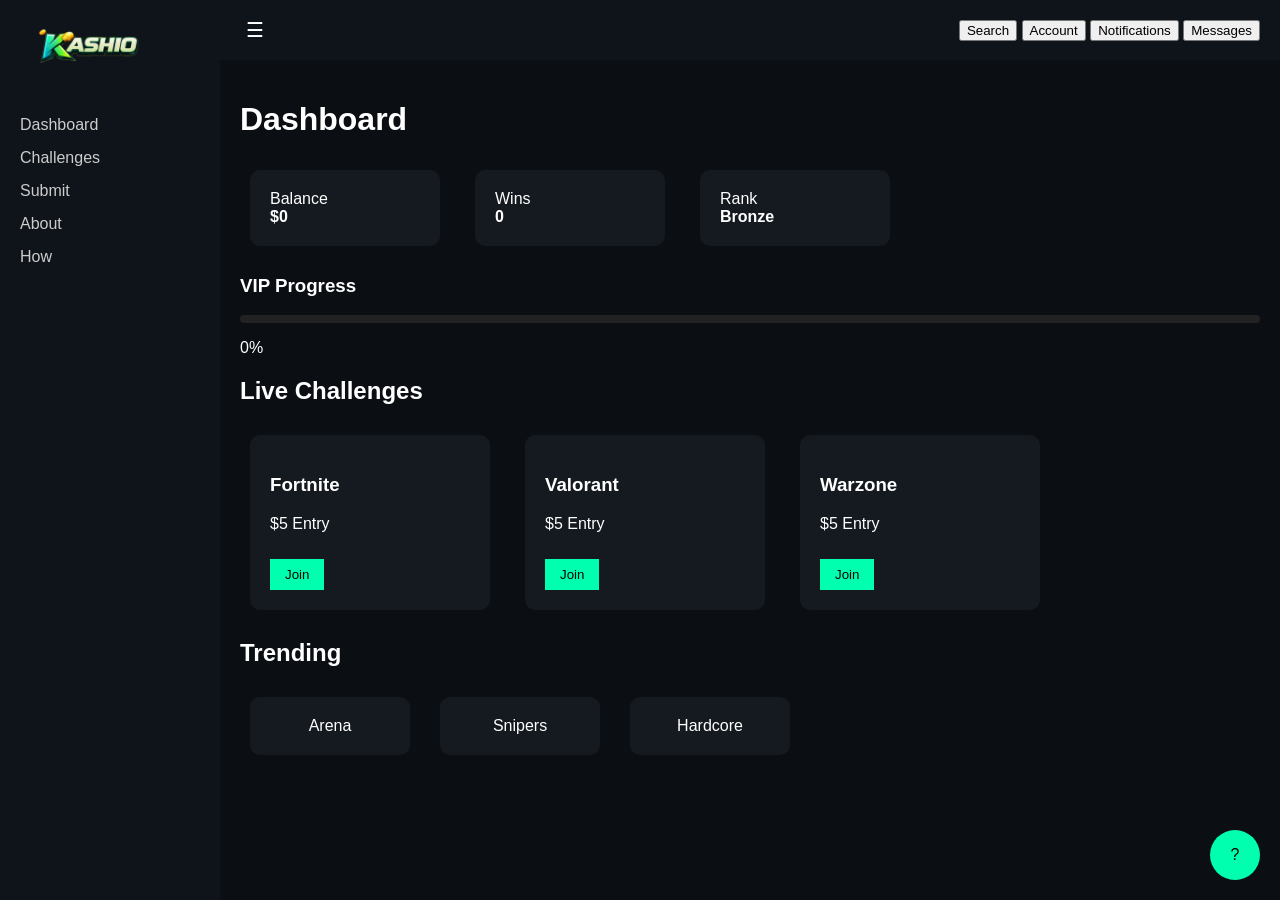
<file: index.html>
<!DOCTYPE html>
<html lang="en">
<head>
<meta charset="UTF-8">
<title>Kashio</title>

<link rel="stylesheet" href="./style.css">
<script defer src="./script.js"></script>

</head>

<body>

<!-- SIDEBAR -->
<div id="sidebar" class="sidebar">
    <img id="logo" src="./bannerlogo.png" class="logo">

    <ul>
        <li onclick="go('index.html')">Dashboard</li>
        <li onclick="go('challenges.html')">Challenges</li>
        <li onclick="go('submit.html')">Submit</li>
        <li onclick="go('about.html')">About</li>
        <li onclick="go('how.html')">How</li>
    </ul>
</div>

<!-- TOPBAR -->
<div class="topbar">

<button class="menu-btn" onclick="toggleSidebar()">☰</button>

<div id="searchWrap" class="search-wrap">
    <input id="searchBox" placeholder="Search categories...">
</div>

<div class="top-icons">
    <button onclick="toggleSearch()">Search</button>
    <button>Account</button>
    <button>Notifications</button>
    <button>Messages</button>
</div>

</div>

<!-- MAIN -->
<div class="main">

<h1>Dashboard</h1>

<div class="stats">
    <div class="card stat">Balance<br><b>$0</b></div>
    <div class="card stat">Wins<br><b>0</b></div>
    <div class="card stat">Rank<br><b>Bronze</b></div>
</div>

<div class="vip">
    <h3>VIP Progress</h3>
    <div class="bar"><div class="fill"></div></div>
    <p>0%</p>
</div>

<h2>Live Challenges</h2>

<div class="cards">
    <div class="card game">
        <h3>Fortnite</h3>
        <p>$5 Entry</p>
        <button class="join">Join</button>
    </div>

    <div class="card game">
        <h3>Valorant</h3>
        <p>$5 Entry</p>
        <button class="join">Join</button>
    </div>

    <div class="card game">
        <h3>Warzone</h3>
        <p>$5 Entry</p>
        <button class="join">Join</button>
    </div>
</div>

<h2>Trending</h2>

<div class="scroll">
    <div class="card small">Arena</div>
    <div class="card small">Snipers</div>
    <div class="card small">Hardcore</div>
</div>

</div>

<!-- SUPPORT -->
<div class="support-btn" onclick="toggleChat()">?</div>

<div id="chat" class="chat">
    <h3>Support</h3>
    <p id="status">Offline - contact@kashioapp.com</p>

    <div id="messages"></div>

    <input id="msg" placeholder="Type message...">
    <button onclick="sendMsg()">Send</button>
</div>

</body>
</html>
</file>
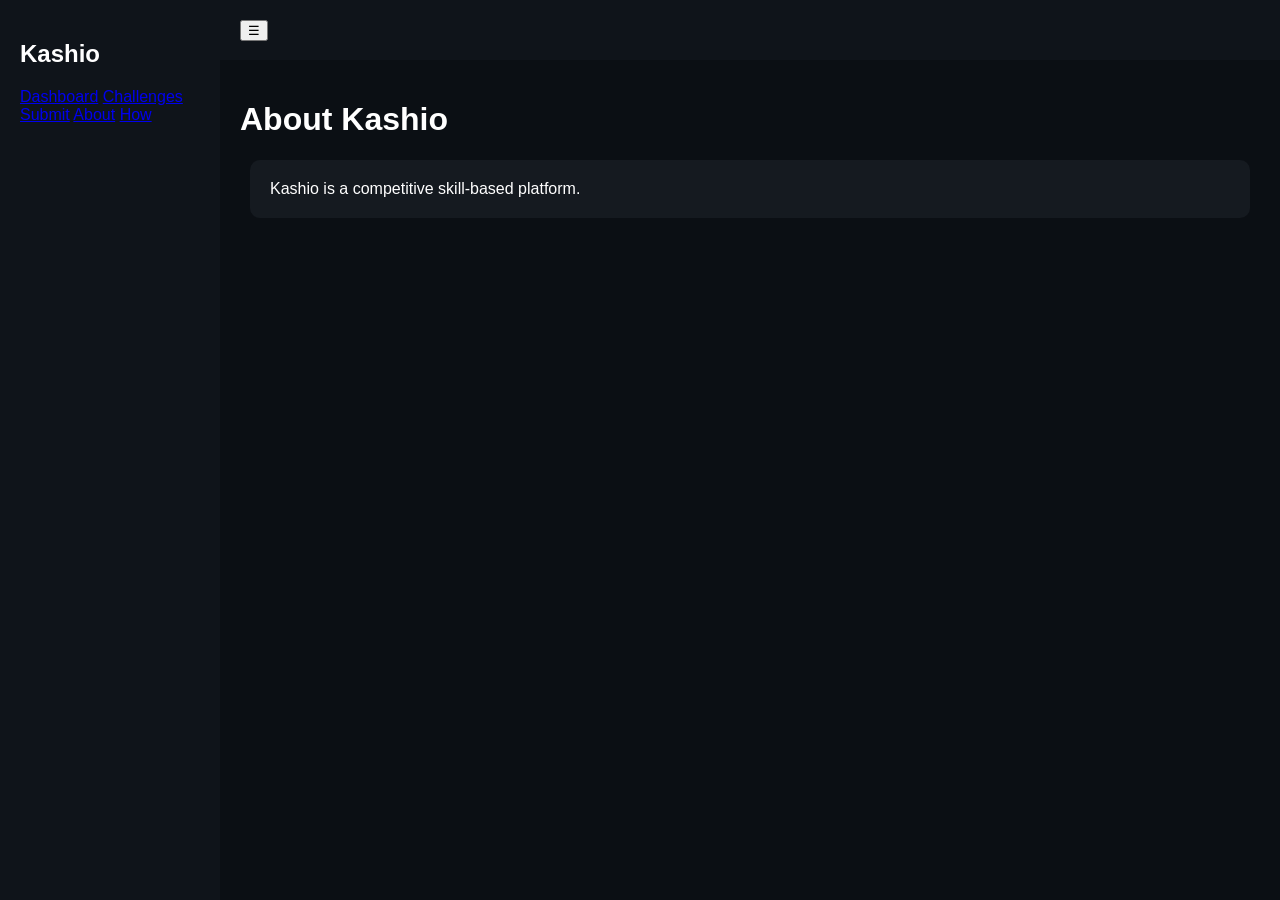
<file: about.html>
<!DOCTYPE html>
<html>
<head>
<title>About</title>
<link rel="stylesheet" href="./style.css">
<script src="./script.js" defer></script>
</head>

<body>

<div class="app">

<div class="sidebar">
<h2>Kashio</h2>
<a href="index.html">Dashboard</a>
<a href="challenges.html">Challenges</a>
<a href="submit.html">Submit</a>
<a href="about.html">About</a>
<a href="how.html">How</a>
</div>

<div class="main">

<div class="topbar">
<button onclick="toggleSidebar()">☰</button>
</div>

<div class="content">

<h1>About Kashio</h1>

<div class="card">
Kashio is a competitive skill-based platform.
</div>

</div>

</div>
</div>

</body>
</html>
</file>
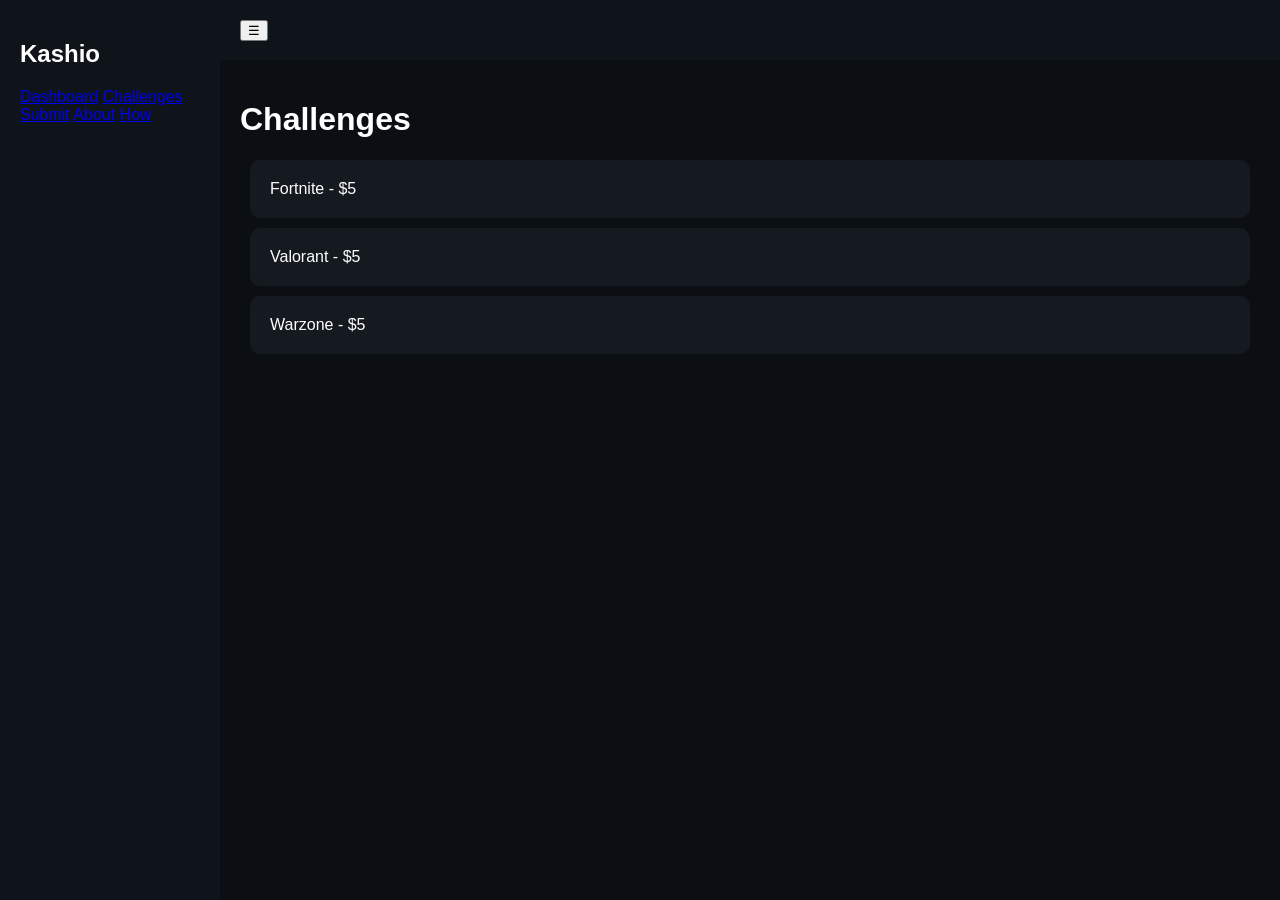
<file: challenges.html>
<!DOCTYPE html>
<html>
<head>
<title>Challenges</title>
<link rel="stylesheet" href="./style.css">
<script src="./script.js" defer></script>
</head>

<body>

<div class="app">

<div class="sidebar">
<h2>Kashio</h2>
<a href="index.html">Dashboard</a>
<a href="challenges.html">Challenges</a>
<a href="submit.html">Submit</a>
<a href="about.html">About</a>
<a href="how.html">How</a>
</div>

<div class="main">

<div class="topbar">
<button onclick="toggleSidebar()">☰</button>
</div>

<div class="content">

<h1>Challenges</h1>

<div class="grid">
<div class="card">Fortnite - $5</div>
<div class="card">Valorant - $5</div>
<div class="card">Warzone - $5</div>
</div>

</div>

</div>
</div>

</body>
</html>
</file>
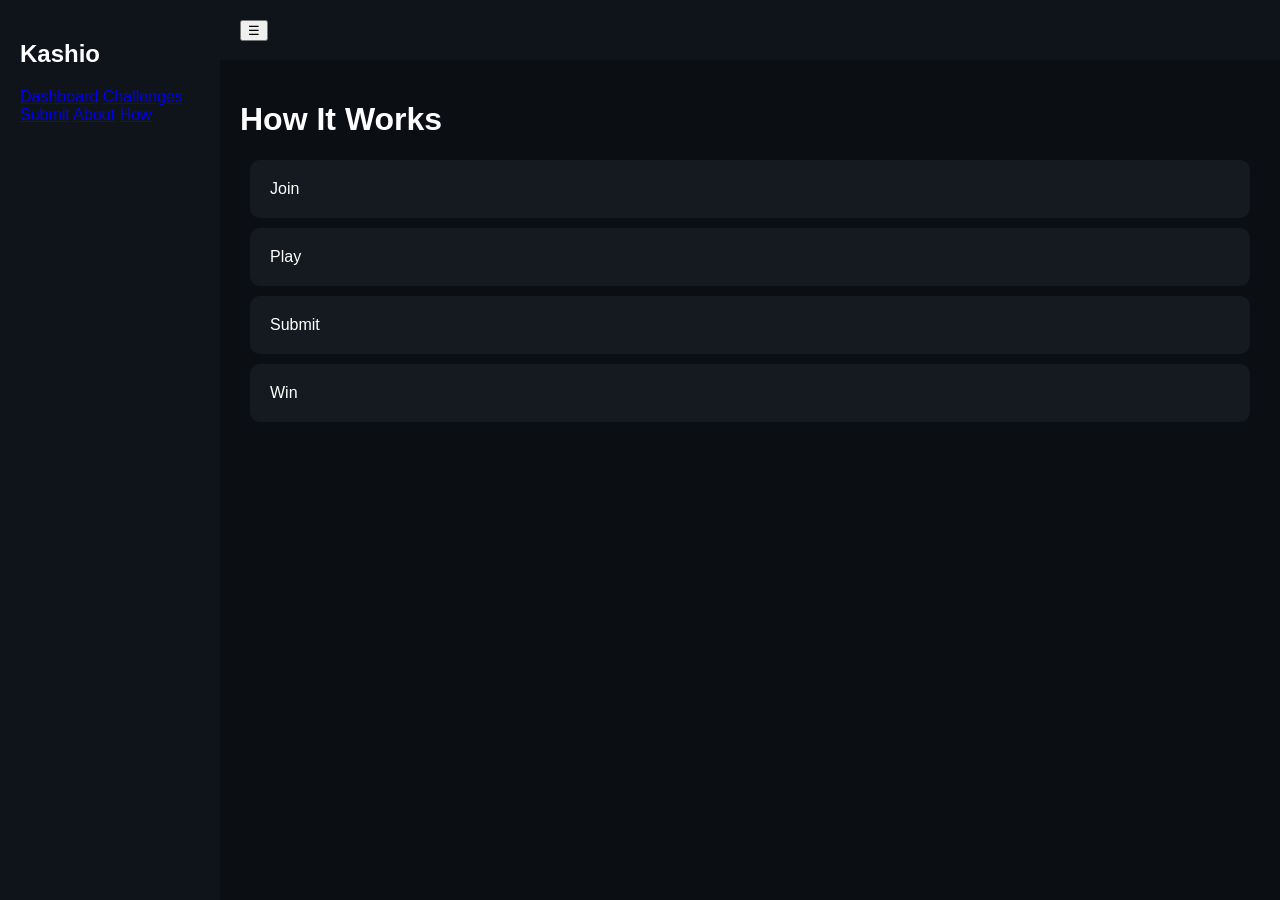
<file: how.html>
<!DOCTYPE html>
<html>
<head>
<title>How</title>
<link rel="stylesheet" href="./style.css">
<script src="./script.js" defer></script>
</head>

<body>

<div class="app">

<div class="sidebar">
<h2>Kashio</h2>
<a href="index.html">Dashboard</a>
<a href="challenges.html">Challenges</a>
<a href="submit.html">Submit</a>
<a href="about.html">About</a>
<a href="how.html">How</a>
</div>

<div class="main">

<div class="topbar">
<button onclick="toggleSidebar()">☰</button>
</div>

<div class="content">

<h1>How It Works</h1>

<div class="grid">
<div class="card">Join</div>
<div class="card">Play</div>
<div class="card">Submit</div>
<div class="card">Win</div>
</div>

</div>

</div>
</div>

</body>
</html>
</file>
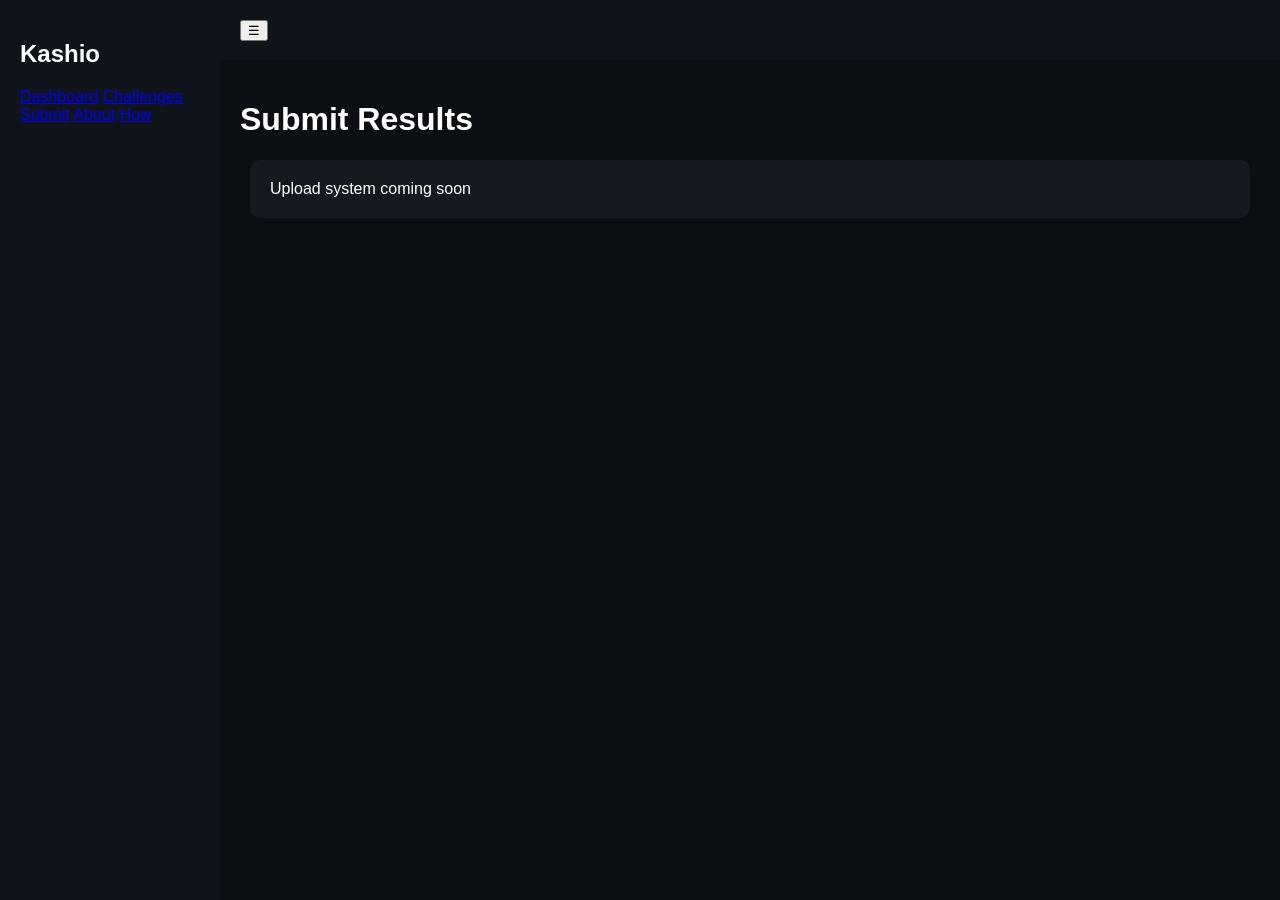
<file: submit.html>
<!DOCTYPE html>
<html>
<head>
<title>Submit</title>
<link rel="stylesheet" href="./style.css">
<script src="./script.js" defer></script>
</head>

<body>

<div class="app">

<div class="sidebar">
<h2>Kashio</h2>
<a href="index.html">Dashboard</a>
<a href="challenges.html">Challenges</a>
<a href="submit.html">Submit</a>
<a href="about.html">About</a>
<a href="how.html">How</a>
</div>

<div class="main">

<div class="topbar">
<button onclick="toggleSidebar()">☰</button>
</div>

<div class="content">

<h1>Submit Results</h1>

<div class="card">
Upload system coming soon
</div>

</div>

</div>
</div>

</body>
</html>
</file>
<file: style.css>
body {
margin:0;
background:#0b0f14;
color:white;
font-family:Arial;
}

/* SIDEBAR */
.sidebar {
width:220px;
height:100vh;
background:#0f141a;
position:fixed;
top:0;
left:0;
padding:20px;
box-sizing:border-box;
transition:.3s;
z-index:100;
}

.sidebar.collapsed {
width:70px;
}

.logo {
width:140px;
margin-bottom:20px;
transition:.3s;
}

.sidebar.collapsed .logo {
width:40px;
}

.sidebar ul {
padding:0;
list-style:none;
}

.sidebar li {
margin:15px 0;
cursor:pointer;
color:#ccc;
}

.sidebar li:hover {
color:#00ffae;
}

/* TOPBAR */
.topbar {
position:fixed;
top:0;
left:220px;
right:0;
height:60px;
background:#0f141a;
display:flex;
align-items:center;
justify-content:space-between;
padding:0 20px;
box-sizing:border-box;
transition:.3s;
z-index:99;
}

.sidebar.collapsed ~ .topbar {
left:70px;
}

.menu-btn {
background:none;
border:none;
color:white;
font-size:20px;
cursor:pointer;
}

/* SEARCH */
.search-wrap input {
display:none;
padding:8px;
background:#1a1f26;
border:none;
color:white;
border-radius:5px;
}

.search-wrap.active input {
display:block;
}

/* MAIN */
.main {
margin-left:220px;
margin-top:60px;
padding:20px;
transition:.3s;
}

.sidebar.collapsed ~ .main {
margin-left:70px;
}

/* CARDS */
.card {
background:#151a20;
padding:20px;
border-radius:10px;
margin:10px;
}

.stat {
width:150px;
}

.cards {
display:flex;
gap:15px;
}

.game {
width:200px;
}

.join {
background:#00ffae;
border:none;
padding:8px 15px;
margin-top:10px;
cursor:pointer;
}

.stats {
display:flex;
gap:15px;
}

/* VIP */
.bar {
height:8px;
background:#222;
border-radius:10px;
margin-top:10px;
}

.fill {
width:0%;
height:100%;
background:#00ffae;
}

/* SCROLL */
.scroll {
display:flex;
gap:10px;
overflow-x:auto;
}

.small {
min-width:120px;
text-align:center;
}

/* SUPPORT */
.support-btn {
position:fixed;
bottom:20px;
right:20px;
background:#00ffae;
color:black;
width:50px;
height:50px;
display:flex;
align-items:center;
justify-content:center;
border-radius:50%;
cursor:pointer;
}

.chat {
display:none;
position:fixed;
bottom:80px;
right:20px;
background:#111;
padding:15px;
border-radius:10px;
width:250px;
}

.chat.open {
display:block;
}
</file>
